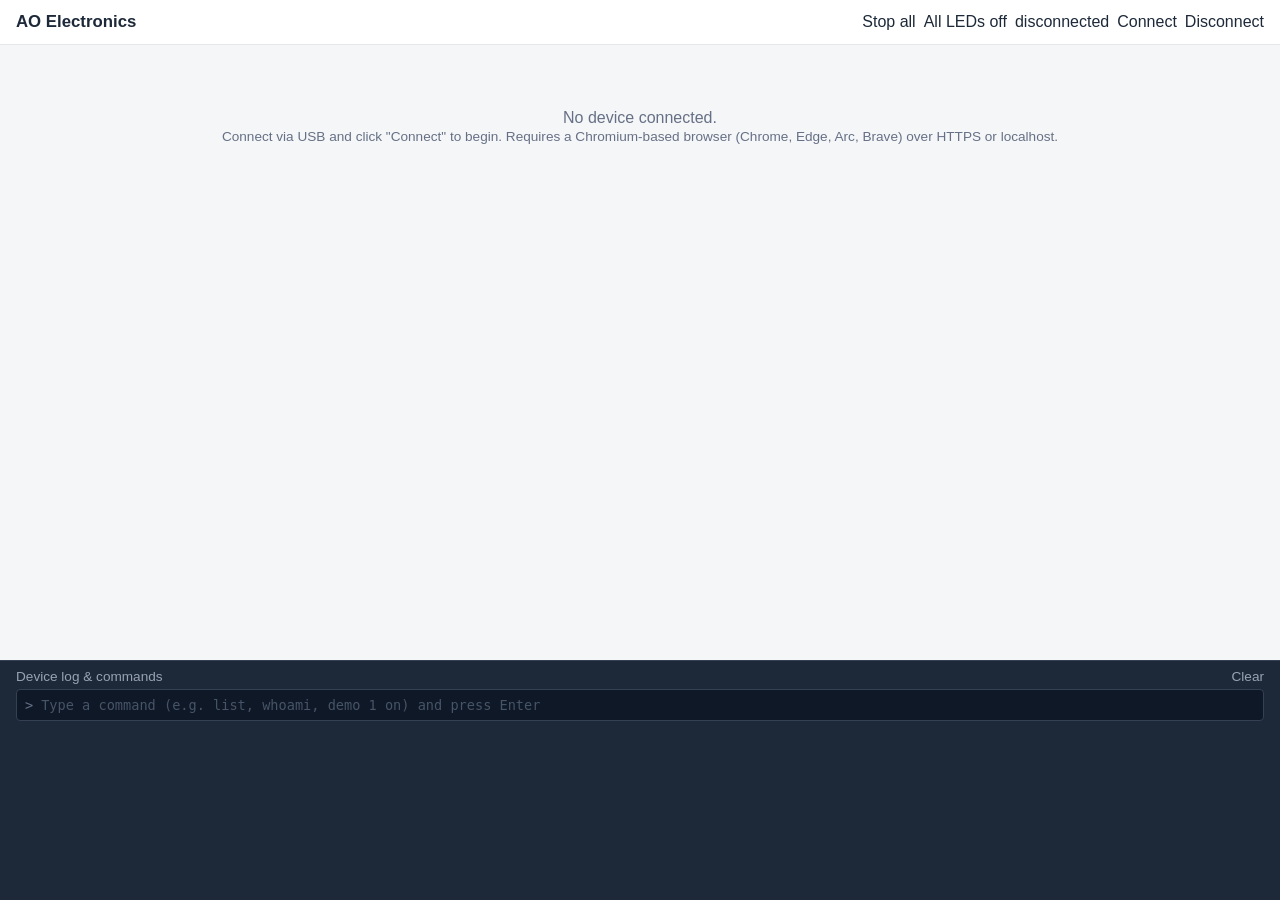
<file: gui/index.html>
<!DOCTYPE html>
<html lang="en">
<head>
    <meta charset="UTF-8">
    <meta name="viewport" content="width=device-width, initial-scale=1.0">
    <title>AO Electronics GUI</title>

    <!-- Web Awesome (Shoelace successor) — UI components + base theme. -->
    <link rel="stylesheet" href="https://ka-f.webawesome.com/webawesome@3.5.0/styles/webawesome.css">
    <script type="module" src="https://ka-f.webawesome.com/webawesome@3.5.0/webawesome.loader.js"></script>

    <link rel="stylesheet" href="styles.css">
</head>
<body>

<!-- Top connection bar ------------------------------------------------ -->
<header class="topbar">
    <div class="topbar-title">AO Electronics</div>
    <div class="topbar-actions">
        <wa-button id="stop-all-btn" variant="danger" size="small" disabled>Stop all</wa-button>
        <wa-button id="identify-all-btn" size="small" appearance="outlined" disabled>All LEDs off</wa-button>
        <wa-button id="rescan-btn" size="small" appearance="outlined" disabled hidden>Rescan</wa-button>
        <wa-badge id="conn-status" variant="neutral">disconnected</wa-badge>
        <wa-button id="connect-btn" variant="brand">Connect</wa-button>
        <wa-button id="disconnect-btn" appearance="outlined" disabled>Disconnect</wa-button>
    </div>
</header>

<!-- Main area: one card per device ----------------------------------- -->
<main id="devices" class="devices">
    <div class="empty-hint">
        No device connected.
        <br>
        <small>Connect via USB and click "Connect" to begin. Requires a Chromium-based browser (Chrome, Edge, Arc, Brave) over HTTPS or localhost.</small>
    </div>
</main>

<!-- Log panel with command input ------------------------------------- -->
<aside id="log-panel" class="log-panel">
    <header>
        <span>Device log &amp; commands</span>
        <wa-button id="log-clear-btn" size="small" appearance="plain">Clear</wa-button>
    </header>
    <form id="cmd-form" class="cmd-row" autocomplete="off">
        <span class="cmd-prompt">&gt;</span>
        <input id="cmd-input" class="cmd-input" type="text" placeholder="Type a command (e.g. list, whoami, demo 1 on) and press Enter" disabled>
    </form>
    <div id="log-output" class="log-output"></div>
</aside>

<script type="module" src="app.js"></script>
</body>
</html>
</file>
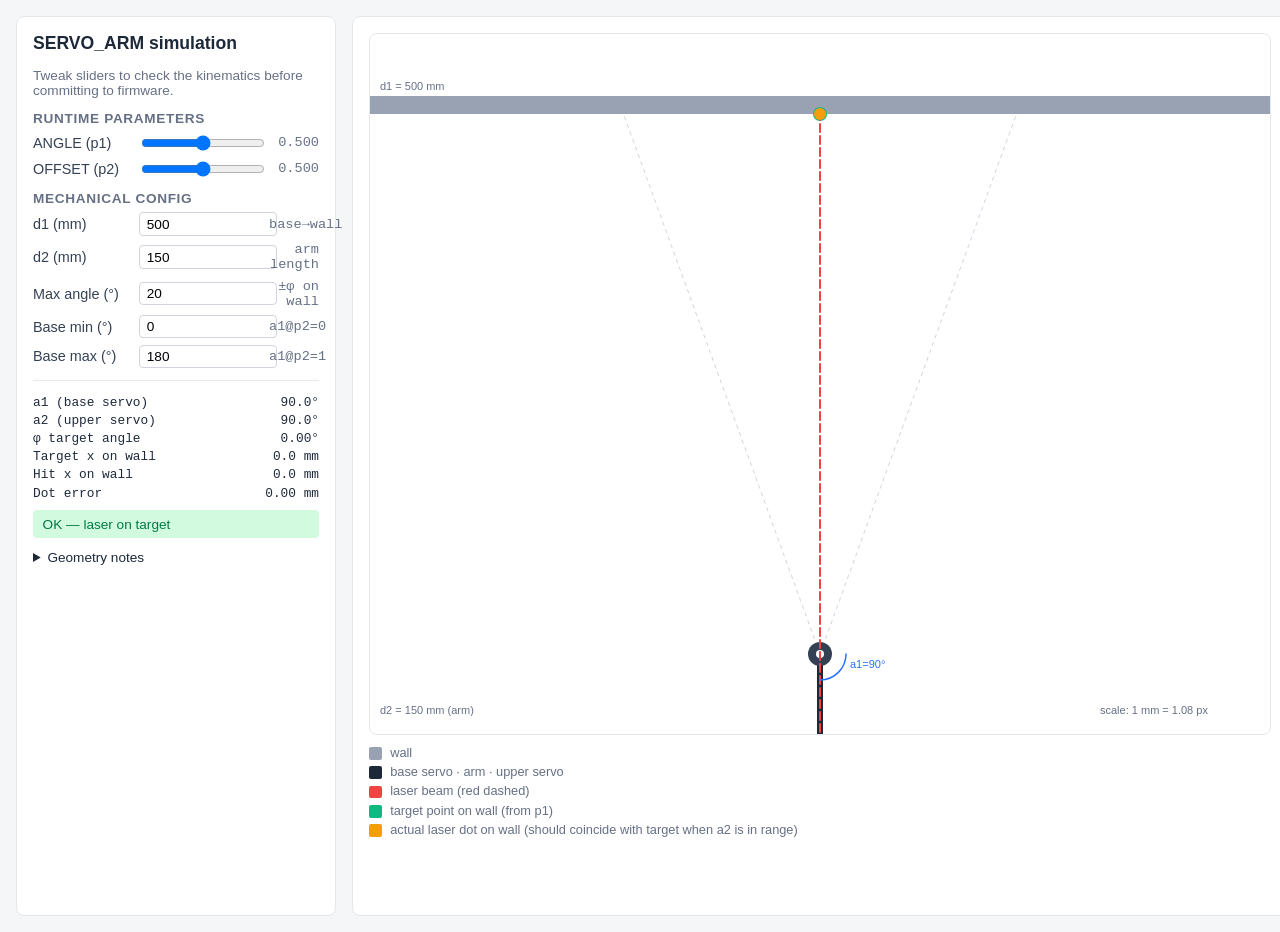
<file: gui/servo_arm_sim.html>
<!DOCTYPE html>
<html lang="en">
<head>
<meta charset="UTF-8">
<title>SERVO_ARM simulation</title>
<style>
    body {
        margin: 0;
        padding: 1rem;
        font-family: -apple-system, BlinkMacSystemFont, 'Segoe UI', Roboto, sans-serif;
        background: #f5f6f8;
        color: #1d2939;
        display: grid;
        grid-template-columns: 320px 1fr;
        gap: 1rem;
        min-height: 100vh;
    }
    h1 { margin: 0 0 0.5rem 0; font-size: 1.1rem; }
    h2 { margin: 0.75rem 0 0.35rem 0; font-size: 0.85rem; color: #667085; text-transform: uppercase; letter-spacing: 0.05em; }
    .panel {
        background: white;
        border: 1px solid #e4e7ec;
        border-radius: 8px;
        padding: 1rem;
    }
    .controls { font-size: 0.9rem; }
    .param {
        margin: 0.4rem 0;
        display: grid;
        grid-template-columns: 100px 1fr 50px;
        gap: 0.4rem;
        align-items: center;
    }
    .param label { color: #344054; }
    .param .val { font-family: 'SF Mono', Menlo, Consolas, monospace; font-size: 0.85rem; text-align: right; color: #667085; }
    input[type=range] { width: 100%; }
    input[type=number] { width: 100%; padding: 0.2rem 0.4rem; border: 1px solid #d0d5dd; border-radius: 4px; font-family: inherit; font-size: 0.85rem; }
    .readout {
        margin-top: 0.75rem;
        padding-top: 0.75rem;
        border-top: 1px solid #e4e7ec;
        font-family: 'SF Mono', Menlo, Consolas, monospace;
        font-size: 0.8rem;
    }
    .readout-row { display: flex; justify-content: space-between; padding: 0.1rem 0; }
    .status { margin-top: 0.5rem; padding: 0.4rem 0.6rem; border-radius: 4px; font-size: 0.85rem; }
    .status.ok    { background: #d1fadf; color: #027a48; }
    .status.warn  { background: #fef0c7; color: #b54708; }
    .status.err   { background: #fee4e2; color: #b42318; }
    canvas { display: block; background: white; border: 1px solid #e4e7ec; border-radius: 8px; }
    .legend { font-size: 0.8rem; color: #667085; margin-top: 0.5rem; line-height: 1.5; }
    .legend span.dot { display: inline-block; width: 0.8rem; height: 0.8rem; vertical-align: middle; margin-right: 0.3rem; border-radius: 2px; }
    details { margin-top: 0.75rem; font-size: 0.85rem; }
    details pre { background: #f5f6f8; padding: 0.5rem; border-radius: 4px; font-size: 0.75rem; overflow-x: auto; }
</style>
</head>
<body>

<div class="panel controls">
    <h1>SERVO_ARM simulation</h1>
    <p style="font-size: 0.85rem; color: #667085;">
        Tweak sliders to check the kinematics before committing to firmware.
    </p>

    <h2>Runtime parameters</h2>
    <div class="param">
        <label>ANGLE (p1)</label>
        <input type="range" id="p1" min="0" max="1" step="0.001" value="0.5">
        <span class="val" id="p1-val">0.500</span>
    </div>
    <div class="param">
        <label>OFFSET (p2)</label>
        <input type="range" id="p2" min="0" max="1" step="0.001" value="0.5">
        <span class="val" id="p2-val">0.500</span>
    </div>

    <h2>Mechanical config</h2>
    <div class="param">
        <label>d1 (mm)</label>
        <input type="number" id="d1" value="500" min="50" max="2000" step="10">
        <span class="val">base→wall</span>
    </div>
    <div class="param">
        <label>d2 (mm)</label>
        <input type="number" id="d2" value="150" min="20" max="500" step="5">
        <span class="val">arm length</span>
    </div>
    <div class="param">
        <label>Max angle (°)</label>
        <input type="number" id="maxang" value="20" min="1" max="80" step="1">
        <span class="val">±φ on wall</span>
    </div>
    <div class="param">
        <label>Base min (°)</label>
        <input type="number" id="baseMin" value="0" min="0" max="180" step="1">
        <span class="val">a1@p2=0</span>
    </div>
    <div class="param">
        <label>Base max (°)</label>
        <input type="number" id="baseMax" value="180" min="0" max="180" step="1">
        <span class="val">a1@p2=1</span>
    </div>

    <div class="readout">
        <div class="readout-row"><span>a1 (base servo)</span><span id="a1-out">—</span></div>
        <div class="readout-row"><span>a2 (upper servo)</span><span id="a2-out">—</span></div>
        <div class="readout-row"><span>φ target angle</span><span id="phi-out">—</span></div>
        <div class="readout-row"><span>Target x on wall</span><span id="tx-out">—</span></div>
        <div class="readout-row"><span>Hit x on wall</span><span id="hit-out">—</span></div>
        <div class="readout-row"><span>Dot error</span><span id="err-out">—</span></div>
    </div>
    <div id="status" class="status ok">OK</div>

    <details>
        <summary>Geometry notes</summary>
        <pre>a1 = MIN_BASE + p2 · (MAX_BASE − MIN_BASE)
α  = −a1   (world math angle)
U  = (d2·cos(a1), −d2·sin(a1))
φ  = (p1 − 0.5) · 2 · MAX_ANGLE
T  = (d1·tan(φ), d1)
βreq = atan2(T.y − U.y, T.x − U.x)
a2 = βreq + a1 − 90°   (clamped to [0°, 180°])</pre>
        <p style="color: #667085;">
            At a1=90° the arm points south (away from wall).
            At a2=90° the laser points back along the arm (opposite to arm direction).
            Wall is horizontal at y = d1. Target φ measured from straight-up.
        </p>
    </details>
</div>

<div class="panel">
    <canvas id="canvas" width="900" height="700"></canvas>
    <div class="legend">
        <div><span class="dot" style="background:#98a2b3"></span> wall</div>
        <div><span class="dot" style="background:#1d2939"></span> base servo · arm · upper servo</div>
        <div><span class="dot" style="background:#ef4444"></span> laser beam (red dashed)</div>
        <div><span class="dot" style="background:#10b981"></span> target point on wall (from p1)</div>
        <div><span class="dot" style="background:#f59e0b"></span> actual laser dot on wall (should coincide with target when a2 is in range)</div>
    </div>
</div>

<script>
'use strict';

const $ = id => document.getElementById(id);
const DEG = Math.PI / 180;

const ctl = {
    p1: $('p1'), p2: $('p2'),
    d1: $('d1'), d2: $('d2'),
    maxang: $('maxang'),
    baseMin: $('baseMin'), baseMax: $('baseMax'),
};
const out = {
    p1: $('p1-val'), p2: $('p2-val'),
    a1: $('a1-out'), a2: $('a2-out'),
    phi: $('phi-out'), tx: $('tx-out'),
    hit: $('hit-out'), err: $('err-out'),
    status: $('status'),
};

const canvas = $('canvas');
const ctx = canvas.getContext('2d');

// -------- Computation --------

// Returns everything needed for drawing + readouts from current UI.
function compute() {
    const p1 = Number(ctl.p1.value);
    const p2 = Number(ctl.p2.value);
    const d1 = Number(ctl.d1.value);
    const d2 = Number(ctl.d2.value);
    const maxAng = Number(ctl.maxang.value);
    const baseMin = Number(ctl.baseMin.value);
    const baseMax = Number(ctl.baseMax.value);

    // Map p2 → a1 (degrees, servo command)
    const a1 = baseMin + p2 * (baseMax - baseMin);

    // Arm world angle (math convention): α = -a1
    // So at a1=90, α=-90° (south / away from wall).
    const alpha = -a1 * DEG;

    // Upper servo position in world (mm).
    const U = {
        x: d2 * Math.cos(alpha),
        y: d2 * Math.sin(alpha),
    };

    // Map p1 → φ (target angle on wall, degrees, 0 = straight up)
    const phiDeg = (p1 - 0.5) * 2 * maxAng;
    const phi = phiDeg * DEG;

    // Target point on wall (wall at y = d1)
    const T = {
        x: d1 * Math.tan(phi),
        y: d1,
    };

    // Required beam direction from U to T
    const dx = T.x - U.x;
    const dy = T.y - U.y;
    const betaReq = Math.atan2(dy, dx); // radians

    // Required upper servo: a2 = β_req + a1 - 90
    let a2 = (betaReq / DEG) + a1 - 90;

    // We want a2 in [0, 180]. Compute raw, clamp, and flag.
    const a2Raw = a2;
    const a2Clamped = Math.max(0, Math.min(180, a2));
    const inRange = (a2 >= 0 && a2 <= 180);

    // Actual beam angle given (possibly clamped) a2:
    const beta = ( -a1 + a2Clamped + 90 ) * DEG;

    // Actual hit on wall:
    // U + t·(cos β, sin β) intersects y = d1
    let hit = null;
    if (Math.abs(Math.sin(beta)) > 1e-6) {
        const t = (d1 - U.y) / Math.sin(beta);
        if (t > 0) {
            hit = {
                x: U.x + t * Math.cos(beta),
                y: d1,
            };
        }
    }

    return {
        p1, p2, d1, d2, maxAng, baseMin, baseMax,
        a1, alpha, U,
        phiDeg, phi, T,
        betaReq, a2Raw, a2: a2Clamped, inRange, beta,
        hit,
    };
}

// -------- Drawing --------

function draw(r) {
    const W = canvas.width, H = canvas.height;
    ctx.clearRect(0, 0, W, H);

    // Figure out scale so d1 + a bit of margin fits in the canvas.
    // World: base at origin, wall at y = d1 (up in world).
    // Canvas: we want base at (W/2, baseY), wall at top (say 60 px from top).
    const topMargin = 80, bottomMargin = 80;
    const scale = (H - topMargin - bottomMargin) / r.d1;
    const baseX = W / 2;
    const baseY = H - bottomMargin;
    // Map world (wx, wy) → canvas (cx, cy). +wy world = up on screen.
    const wx2cx = wx => baseX + wx * scale;
    const wy2cy = wy => baseY - wy * scale;

    // Wall (horizontal bar across, at world y = d1)
    const wallCy = wy2cy(r.d1);
    ctx.fillStyle = '#98a2b3';
    ctx.fillRect(0, wallCy - 18, W, 18);

    // Reach annotation for ±maxAng
    const maxPhi = r.maxAng * DEG;
    const reachLx = r.d1 * Math.tan(-maxPhi);
    const reachRx = r.d1 * Math.tan(+maxPhi);
    ctx.strokeStyle = '#cbd5e0';
    ctx.lineWidth = 1;
    ctx.setLineDash([4, 4]);
    ctx.beginPath();
    ctx.moveTo(baseX, baseY);
    ctx.lineTo(wx2cx(reachLx), wallCy);
    ctx.moveTo(baseX, baseY);
    ctx.lineTo(wx2cx(reachRx), wallCy);
    ctx.stroke();
    ctx.setLineDash([]);

    // Target point on wall
    ctx.fillStyle = '#10b981';
    ctx.beginPath();
    ctx.arc(wx2cx(r.T.x), wallCy, 7, 0, Math.PI * 2);
    ctx.fill();

    // Arm: line from base to U
    ctx.strokeStyle = '#1d2939';
    ctx.lineWidth = 6;
    ctx.lineCap = 'round';
    ctx.beginPath();
    ctx.moveTo(baseX, baseY);
    ctx.lineTo(wx2cx(r.U.x), wy2cy(r.U.y));
    ctx.stroke();

    // Base servo (filled circle at base)
    ctx.fillStyle = '#344054';
    ctx.beginPath();
    ctx.arc(baseX, baseY, 12, 0, Math.PI * 2);
    ctx.fill();
    ctx.fillStyle = 'white';
    ctx.beginPath();
    ctx.arc(baseX, baseY, 4, 0, Math.PI * 2);
    ctx.fill();

    // Upper servo (smaller circle at U)
    ctx.fillStyle = '#344054';
    ctx.beginPath();
    ctx.arc(wx2cx(r.U.x), wy2cy(r.U.y), 9, 0, Math.PI * 2);
    ctx.fill();
    ctx.fillStyle = 'white';
    ctx.beginPath();
    ctx.arc(wx2cx(r.U.x), wy2cy(r.U.y), 3, 0, Math.PI * 2);
    ctx.fill();

    // Laser beam (red dashed). Draw from U along β until we hit the wall
    // or go off canvas.
    ctx.strokeStyle = r.inRange ? '#ef4444' : '#f97066';
    ctx.lineWidth = 2;
    ctx.setLineDash([8, 4]);
    ctx.beginPath();
    ctx.moveTo(wx2cx(r.U.x), wy2cy(r.U.y));
    // Extend beam far enough to reach wall or exit canvas.
    let endX, endY;
    if (r.hit) {
        endX = r.hit.x;
        endY = r.hit.y;
    } else {
        // Doesn't hit wall — draw a long stub in the beam direction.
        const t = r.d1 * 2;
        endX = r.U.x + t * Math.cos(r.beta);
        endY = r.U.y + t * Math.sin(r.beta);
    }
    ctx.lineTo(wx2cx(endX), wy2cy(endY));
    ctx.stroke();
    ctx.setLineDash([]);

    // Actual laser dot on wall (amber), if it lands on the wall.
    if (r.hit) {
        ctx.fillStyle = '#f59e0b';
        ctx.beginPath();
        ctx.arc(wx2cx(r.hit.x), wallCy, 6, 0, Math.PI * 2);
        ctx.fill();
    }

    // Small axis labels
    ctx.fillStyle = '#667085';
    ctx.font = '11px -apple-system, sans-serif';
    ctx.fillText(`d1 = ${r.d1} mm`, 10, wallCy - 24);
    ctx.fillText(`d2 = ${r.d2} mm (arm)`, 10, H - 20);
    ctx.fillText(`scale: 1 mm = ${scale.toFixed(2)} px`, W - 170, H - 20);

    // a1 arc indicator at base (showing arm direction)
    ctx.strokeStyle = '#2970ff';
    ctx.lineWidth = 1.5;
    ctx.beginPath();
    // From east (0°) going clockwise to α (= -a1°).
    // In canvas, y is flipped, so the visible arc is from angle 0
    // (east) going clockwise by a1 degrees.
    ctx.arc(baseX, baseY, 26, 0, r.a1 * DEG, false);
    ctx.stroke();
    ctx.fillStyle = '#2970ff';
    ctx.fillText(`a1=${r.a1.toFixed(0)}°`, baseX + 30, baseY + 14);

    // a2 arc at upper servo
    ctx.strokeStyle = '#2970ff';
    const ucx = wx2cx(r.U.x), ucy = wy2cy(r.U.y);
    // Arc from "opposite-arm" direction sweeping toward the beam.
    // Opposite-arm world math angle: α + 180.
    const oppArm = r.alpha + Math.PI;
    // In canvas, y flipped. Convert world math angle to canvas angle: canvas_ang = -world_ang.
    const oppCanvas = -oppArm;
    const betaCanvas = -r.beta;
    ctx.beginPath();
    // Sweep from oppCanvas to betaCanvas, the short way.
    let from = oppCanvas, to = betaCanvas;
    // Normalise sweep. Draw as positive-direction arc where we can.
    ctx.arc(ucx, ucy, 20, from, to, (r.a2 < 90));
    ctx.stroke();
    ctx.fillStyle = '#2970ff';
    ctx.fillText(`a2=${r.a2.toFixed(0)}°`, ucx + 14, ucy - 10);
}

// -------- Render loop --------

function render() {
    const r = compute();
    out.p1.textContent = r.p1.toFixed(3);
    out.p2.textContent = r.p2.toFixed(3);
    out.a1.textContent = `${r.a1.toFixed(1)}°`;
    out.a2.textContent = r.inRange
        ? `${r.a2.toFixed(1)}°`
        : `${r.a2.toFixed(1)}° (raw ${r.a2Raw.toFixed(1)}°, clamped)`;
    out.phi.textContent = `${r.phiDeg.toFixed(2)}°`;
    out.tx.textContent = `${r.T.x.toFixed(1)} mm`;
    out.hit.textContent = r.hit ? `${r.hit.x.toFixed(1)} mm` : '(misses wall)';
    if (r.hit) {
        const err = r.hit.x - r.T.x;
        out.err.textContent = `${err.toFixed(2)} mm`;
    } else {
        out.err.textContent = '—';
    }
    if (!r.inRange) {
        out.status.className = 'status err';
        out.status.textContent = `a2 out of servo range (needs ${r.a2Raw.toFixed(1)}°)`;
    } else if (r.hit && Math.abs(r.hit.x - r.T.x) > 2) {
        out.status.className = 'status warn';
        out.status.textContent = 'Dot deviates from target (check geometry)';
    } else {
        out.status.className = 'status ok';
        out.status.textContent = 'OK — laser on target';
    }
    draw(r);
}

for (const el of Object.values(ctl)) {
    el.addEventListener('input', render);
}
render();
</script>
</body>
</html>
</file>
<file: gui/styles.css>
/* AO Electronics GUI — layout + light custom styling. */

:root {
    --page-pad: 1rem;
    --card-gap: 0.75rem;
    --subtle-color: #667085;
    --log-h: 240px;
    --card-min: 340px;
}

* { box-sizing: border-box; }

body {
    margin: 0;
    font-family: -apple-system, BlinkMacSystemFont, 'Segoe UI', Roboto, sans-serif;
    background: #f5f6f8;
    color: #1d2939;
    min-height: 100vh;
    display: grid;
    grid-template-rows: auto 1fr auto;
    grid-template-areas:
        "topbar"
        "main"
        "log";
}

/* ---- Topbar ---- */
.topbar {
    grid-area: topbar;
    display: flex;
    align-items: center;
    justify-content: space-between;
    padding: 0.75rem var(--page-pad);
    background: white;
    border-bottom: 1px solid #e4e7ec;
    gap: 1rem;
    position: sticky;
    top: 0;
    z-index: 10;
}
.topbar-title    { font-weight: 700; font-size: 1.05rem; }
.topbar-actions  { display: flex; align-items: center; gap: 0.5rem; }

/* ---- Main area: responsive grid of device cards ---- */
.devices {
    grid-area: main;
    padding: var(--page-pad);
    display: grid;
    gap: var(--card-gap);
    grid-template-columns: repeat(auto-fill, minmax(var(--card-min), 1fr));
    align-items: start;
    padding-bottom: calc(var(--log-h) + 1rem);
}
.empty-hint {
    grid-column: 1 / -1;
    text-align: center;
    padding: 3rem 1rem;
    color: var(--subtle-color);
}
.empty-hint small { font-size: 0.85rem; }

/* ---- Device card ---- */
.device-card       { display: block; }
.device-header {
    display: flex;
    align-items: flex-start;
    justify-content: space-between;
    gap: 0.5rem;
    flex-wrap: wrap;
}
.device-header-actions {
    display: flex;
    gap: 0.3rem;
    align-items: center;
    flex-wrap: wrap;
}
.subtle {
    color: var(--subtle-color);
    font-size: 0.8rem;
}

/* ---- Section headers (small) ---- */
.section-header {
    font-size: 0.75rem;
    text-transform: uppercase;
    letter-spacing: 0.06em;
    color: var(--subtle-color);
    margin: 0.75rem 0 0.4rem 0;
    display: flex;
    justify-content: space-between;
    align-items: center;
}

/* ---- Summary params section (visible in both modes) ---- */
.summary-section { padding: 0.25rem 0 0.5rem 0; }
.summary-rows    { display: grid; gap: 0.25rem; }

/* ---- Board section ---- */
.board-section {
    padding: 0.5rem 0;
    border-top: 1px solid #f2f4f7;
}
.board-section h3 {
    margin: 0 0 0.4rem 0;
    font-size: 0.75rem;
    font-weight: 600;
    text-transform: uppercase;
    letter-spacing: 0.06em;
    color: var(--subtle-color);
}

/* ---- Elements section ---- */
.elements-section {
    padding: 0.5rem 0;
    border-top: 1px solid #f2f4f7;
}
.elements-list {
    display: grid;
    gap: 0.5rem;
}

/* ---- Element card ---- */
.element-card  { display: block; }
.element-header {
    display: flex;
    align-items: center;
    justify-content: space-between;
    gap: 0.5rem;
    padding-bottom: 0.35rem;
    border-bottom: 1px solid #f2f4f7;
    font-size: 0.88rem;
}
.element-header-actions {
    display: flex;
    gap: 0.3rem;
    align-items: center;
    flex-wrap: wrap;
}

/* ---- Params (used in both element card and summary) ---- */
.element-params  { padding: 0.4rem 0; }
.param-row {
    display: grid;
    grid-template-columns: 90px 1fr 36px;
    gap: 0.5rem;
    align-items: center;
}
.param-label {
    font-size: 0.82rem;
    font-weight: 500;
    color: #344054;
    white-space: nowrap;
    overflow: hidden;
    text-overflow: ellipsis;
}
.param-label .idx {
    font-family: 'SF Mono', Menlo, Consolas, monospace;
    color: var(--subtle-color);
    font-size: 0.75rem;
    margin-right: 0.2em;
}
.param-val {
    font-family: 'SF Mono', Menlo, Consolas, monospace;
    font-size: 0.75rem;
    color: var(--subtle-color);
    text-align: right;
}

/* ---- Config block (per-element toggle) ---- */
.config-block { padding: 0.3rem 0; }
.element-config { margin-top: 0.35rem; }
.element-config.hidden { display: none; }
.config-field-grid {
    display: grid;
    grid-template-columns: 1fr 1fr;
    gap: 0.4rem 0.5rem;
}
.config-field-grid wa-input { width: 100%; }

/* Native <select> + <label> wrapper used by pin_id fields — visual
   shape matches wa-input (label above, control below). */
.config-field-wrap {
    display: flex;
    flex-direction: column;
    gap: 0.15rem;
    min-width: 0;     /* so long labels don't push the grid cell wider */
}
.config-field-label {
    font-size: 0.72rem;
    color: var(--subtle-color);
    text-transform: capitalize;
    line-height: 1.2;
}
.config-field-select {
    padding: 0.3rem 0.4rem;
    border: 1px solid #d0d5dd;
    border-radius: 4px;
    font-family: inherit;
    font-size: 0.85rem;
    background: white;
    color: #1d2939;
}
.config-field-wrap.pin-conflict .config-field-select {
    border-color: #f97066;
    background: #fef3f2;
    outline: 2px solid #fecdca;
    outline-offset: -1px;
}
.config-field-wrap.pin-conflict .config-field-label {
    color: #b42318;
}
.config-field-bool-row {
    display: flex;
    align-items: center;
    gap: 0.4rem;
    padding: 0.3rem 0.4rem;
    border: 1px solid #d0d5dd;
    border-radius: 4px;
    background: white;
}
.config-field-checkbox {
    width: 16px;
    height: 16px;
    margin: 0;
    cursor: pointer;
}
.config-field-bool-valuelabel {
    font-size: 0.78rem;
    color: var(--subtle-color);
    font-family: 'SF Mono', Menlo, Consolas, monospace;
}

.config-field-wrap.pin-conflict::after {
    content: "pin used by another element";
    font-size: 0.7rem;
    color: #b42318;
    margin-top: 0.1rem;
}

/* Per-element card flag — set when any pin field on this card conflicts.
   Stays visible even when the config block is collapsed, so the user
   doesn't miss the conflict in compact view. */
.element-card.has-pin-conflict {
    border: 1px solid #f97066;
    box-shadow: 0 0 0 2px #fecdca;
}
.element-card.has-pin-conflict .element-header::after {
    content: "⚠ pin conflict";
    font-size: 0.7rem;
    color: #b42318;
    margin-left: 0.5rem;
    align-self: center;
}

.error-text { color: #b42318; }

/* ---- Simple native <dialog> — used for Add Element etc. ---- */
.simple-dialog {
    border: 1px solid #e4e7ec;
    border-radius: 8px;
    padding: 1.25rem 1.25rem 1rem;
    box-shadow: 0 10px 40px rgba(0,0,0,0.15);
    background: white;
    min-width: 320px;
    max-width: 90vw;
    font-family: inherit;
    color: inherit;
}
.simple-dialog::backdrop {
    background: rgba(29, 41, 57, 0.5);
}
.simple-dialog h3 {
    margin: 0 0 0.75rem 0;
    font-size: 1rem;
    font-weight: 600;
}
.simple-dialog-row {
    display: grid;
    grid-template-columns: 80px 1fr;
    gap: 0.5rem;
    align-items: center;
    margin-bottom: 1rem;
}
.simple-dialog-row label {
    font-size: 0.9rem;
    color: var(--subtle-color);
}
.simple-dialog-row select {
    padding: 0.4rem 0.5rem;
    border: 1px solid #d0d5dd;
    border-radius: 4px;
    font-size: 0.9rem;
    background: white;
    font-family: inherit;
}
.simple-dialog-actions {
    display: flex;
    gap: 0.5rem;
    justify-content: flex-end;
}
.simple-dialog-actions button {
    padding: 0.4rem 0.9rem;
    font-size: 0.9rem;
    border: 1px solid #d0d5dd;
    border-radius: 4px;
    background: white;
    color: #1d2939;          /* explicit — Web Awesome's CSS resets
                                plain <button> color and ours would
                                otherwise inherit something invisible */
    cursor: pointer;
    font-family: inherit;
}
.simple-dialog-actions button[type="submit"] {
    background: #2970ff;
    color: white;
    border-color: #2970ff;
}
.simple-dialog-actions button:hover {
    filter: brightness(0.97);
}

/* ---- Peripheral-level compact mode ---- */
/* Expanded (default): summary hidden — element cards have their own sliders.
   Compact (.compact): only header + summary sliders shown. */
.device-card:not(.compact) .summary-section {
    display: none;
}
.device-card.compact .board-section,
.device-card.compact .elements-section {
    display: none;
}

/* ---- Log panel ---- */
.log-panel {
    grid-area: log;
    background: #1d2939;
    color: #e4e7ec;
    padding: 0.5rem var(--page-pad);
    height: var(--log-h);
    max-height: var(--log-h);
    display: flex;
    flex-direction: column;
    gap: 0.3rem;
    position: fixed;
    bottom: 0;
    left: 0;
    right: 0;
    border-top: 1px solid #344054;
}
.log-panel header {
    display: flex;
    align-items: center;
    justify-content: space-between;
    font-size: 0.85rem;
    color: #98a2b3;
}
.cmd-row {
    display: flex;
    align-items: center;
    gap: 0.5rem;
    background: #0e1826;
    border: 1px solid #344054;
    border-radius: 4px;
    padding: 0.2rem 0.5rem;
}
.cmd-prompt {
    color: #667085;
    font-family: 'SF Mono', Menlo, Consolas, monospace;
    font-size: 0.85rem;
}
.cmd-input {
    flex: 1;
    background: transparent;
    border: none;
    outline: none;
    color: #e4e7ec;
    font-family: 'SF Mono', Menlo, Consolas, monospace;
    font-size: 0.85rem;
    padding: 0.25rem 0;
}
.cmd-input:disabled       { color: #475467; }
.cmd-input::placeholder   { color: #475467; }

.log-output {
    flex: 1;
    overflow-y: auto;
    font-family: 'SF Mono', Menlo, Consolas, monospace;
    font-size: 0.78rem;
    line-height: 1.35;
}
.log-line { white-space: pre-wrap; }
.log-line.log-error    { color: #fda29b; }
.log-line.log-warn     { color: #fec84b; }
.log-line.log-ok       { color: #a6f4c5; }
.log-line.log-sent     { color: #7dd3fc; }
.log-line.log-cmd      { color: #c7d2fe; }
.log-line.log-response { color: #e4e7ec; }
</file>
